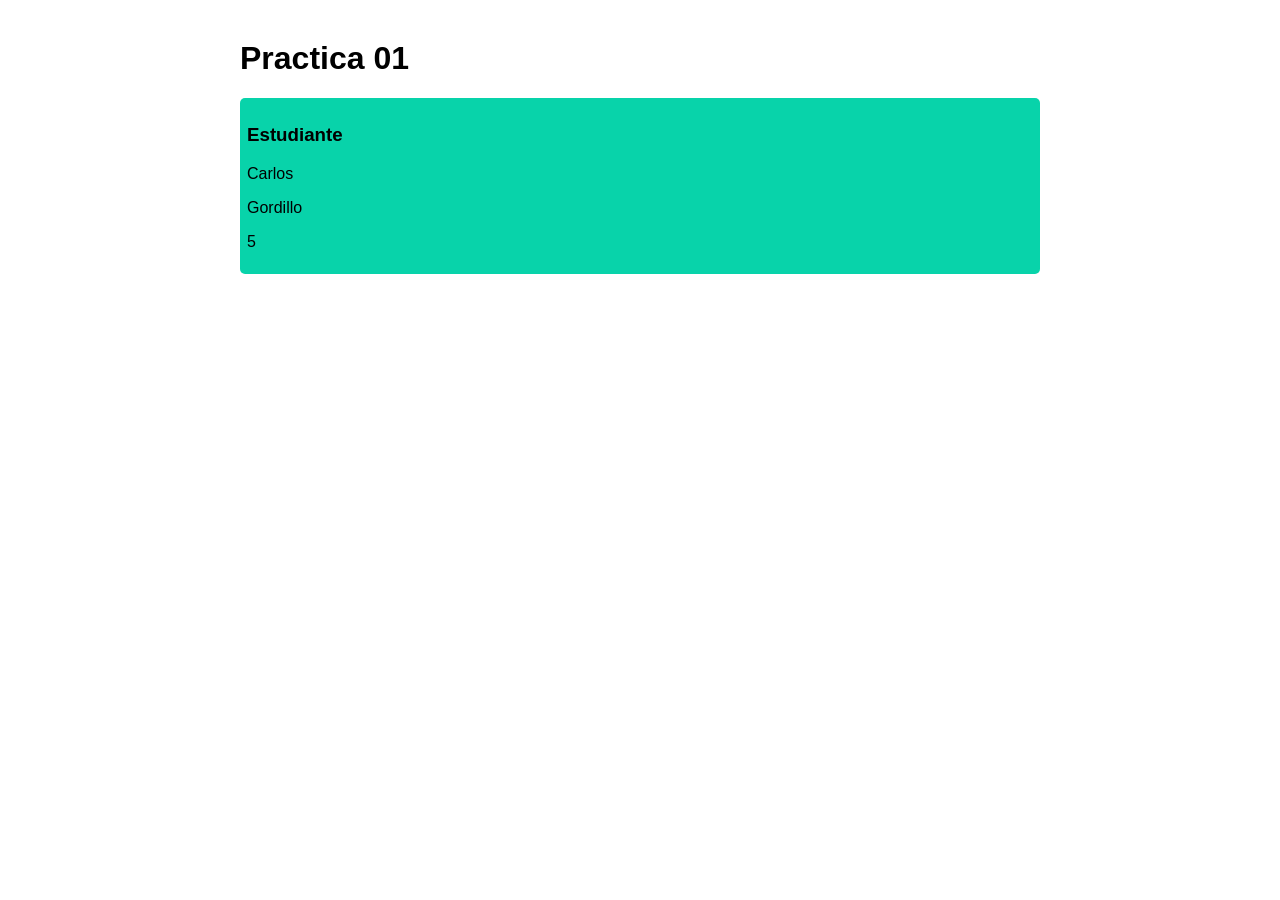
<file: 01_sintaxis/index.html>
<!DOCTYPE html>
<html lang="en">
<head>
    <meta charset="UTF-8">
    <meta name="viewport" content="width=device-width, initial-scale=1.0">
    <title>01-Sintaxis</title>
    <script src="js/app.js" defer></script>
    <link rel="stylesheet" href="scc/styles.css">
</head>
<body>
    <h1>Practica 01</h1>
    <section id="info">
        <div class="card">
            <h3>Estudiante</h3>
            <p id="nombre"></p>
            <p id="apellido"></p>
            <p id="ciclo"></p>
        </div>
    </section>
</body>
</html>
</file>
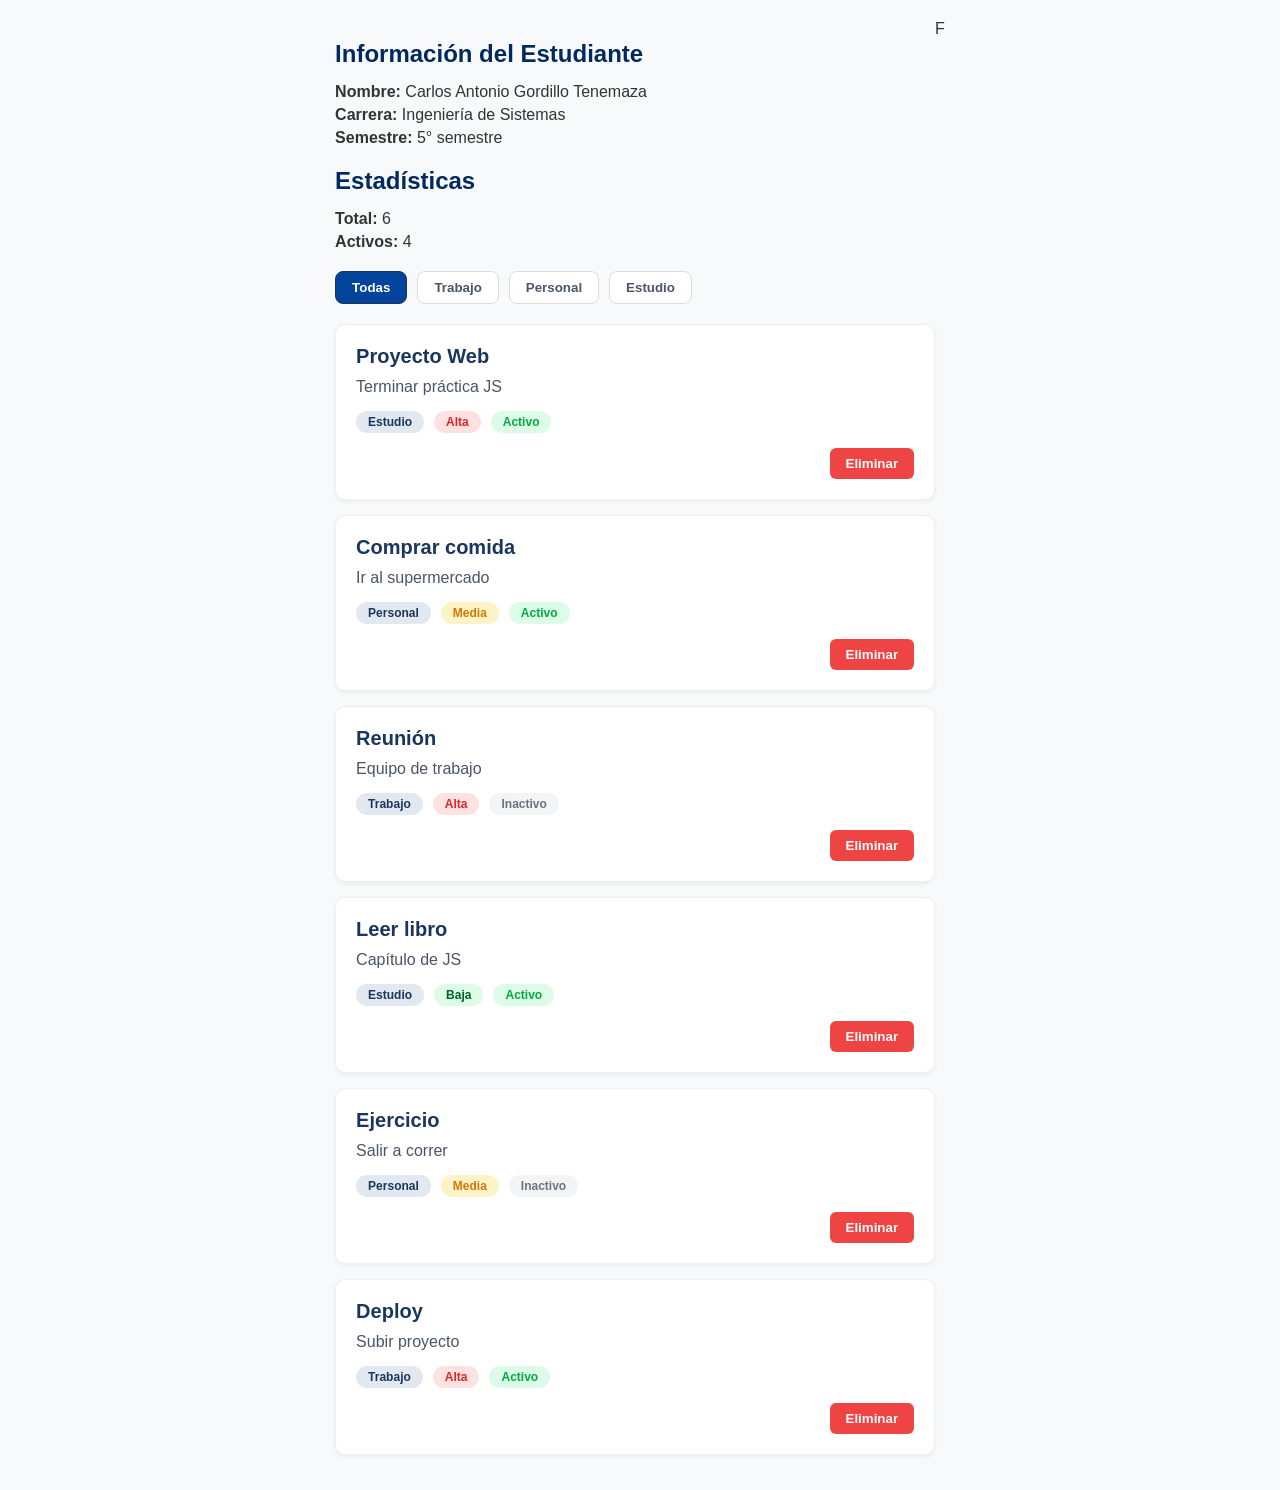
<file: 02_dom_basico/index.html>
<!DOCTYPE html>
<html lang="es">
<head>
    <meta charset="UTF-8">
    <meta name="viewport" content="width=device-width, initial-scale=1.0">
    <title>Practica 02</title>
    <link rel="stylesheet" href="css/styles.css">
</head>
<body>
    <div id="app">
        <div class="info-estudiante">
            <h2>Información del Estudiante</h2>
            <p><strong>Nombre:</strong> <span id="estudiante-nombre"></span></p>
            <p><strong>Carrera:</strong> <span id="estudiante-carrera"></span></p>
            <p><strong>Semestre:</strong> <span id="estudiante-semestre"></span></p>
        </div>

        <div class="estadisticas">
            <h2>Estadísticas</h2>
            <p><strong>Total:</strong> <span id="total-elementos"></span></p>
            <p><strong>Activos:</strong> <span id="elementos-activos"></span></p>
        </div>

        <div class="filtros">
            <button class="btn-filtro btn-filtro-activo" data-categoria="todas">Todas</button>
            <button class="btn-filtro" data-categoria="Trabajo">Trabajo</button>
            <button class="btn-filtro" data-categoria="Personal">Personal</button>
            <button class="btn-filtro" data-categoria="Estudio">Estudio</button>
        </div>

        <div id="contenedor-lista">
            <!-- Las tarjetas se insertarán aquí -->
            </div>
    </div>

    <script src="js/app.js"></script>
</body>
</html>F
</file>
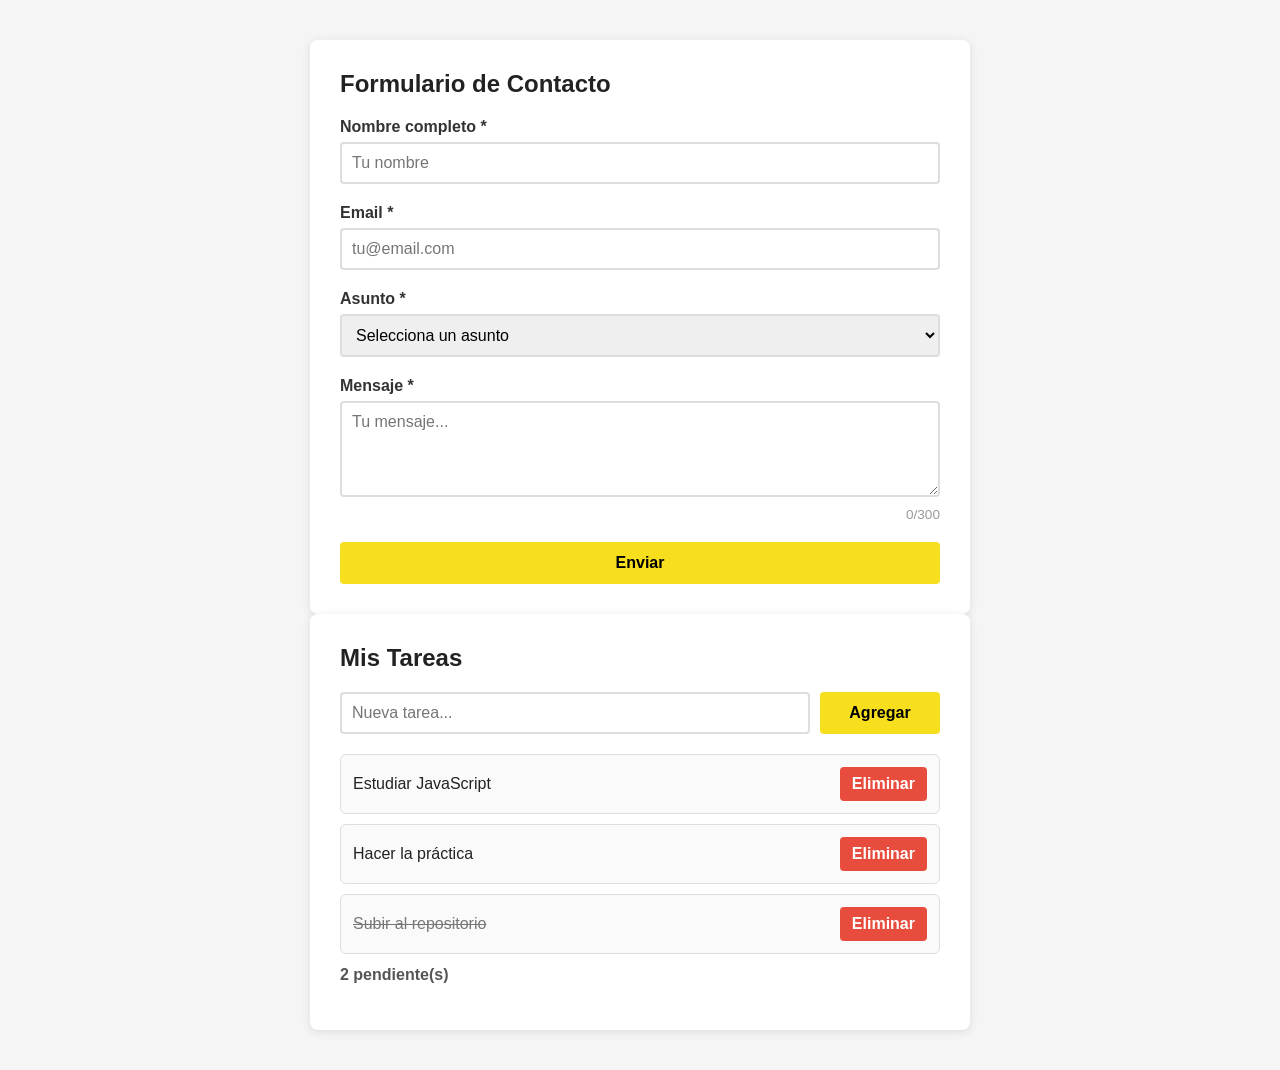
<file: 03_eventos/index.html>
<!DOCTYPE html>
<html lang="es">
<head>
    <meta charset="UTF-8">
    <meta name="viewport" content="width=device-width, initial-scale=1.0">
    <title>Practica 03</title>
    <link rel="stylesheet" href="css/styles.css">

  </head>
<body>

    <section class="container">
      <h1>Formulario de Contacto</h1>

      <form id="formulario" novalidate>
        <div class="form-group">
          <label for="nombre">Nombre completo *</label>
          <input type="text" id="nombre" placeholder="Tu nombre">
          <p class="error-msg" id="error-nombre">El nombre es obligatorio y debe tener al menos 3 caracteres</p>
        </div>

        <div class="form-group">
          <label for="email">Email *</label>
          <input type="email" id="email" placeholder="tu@email.com">
          <p class="error-msg" id="error-email">Ingresa un email válido</p>
        </div>

        <div class="form-group">
          <label for="asunto">Asunto *</label>
          <select id="asunto">
            <option value="">Selecciona un asunto</option>
            <option value="consulta">Consulta general</option>
            <option value="soporte">Soporte técnico</option>
            <option value="sugerencia">Sugerencia</option>
          </select>
          <p class="error-msg" id="error-asunto">Selecciona un asunto</p>
        </div>

        <div class="form-group">
          <label for="mensaje">Mensaje *</label>
          <textarea id="mensaje" rows="4" maxlength="300" placeholder="Tu mensaje..."></textarea>
          <p class="char-count"><span id="chars">0</span>/300</p>
          <p class="error-msg" id="error-mensaje">El mensaje debe tener al menos 10 caracteres</p>
        </div>

        <button type="submit">Enviar</button>
      </form>

      <div id="resultado"></div>
    </section>

    <section class="container">
      <h2>Mis Tareas</h2>

      <div class="input-group">
        <input type="text" id="nueva-tarea" placeholder="Nueva tarea...">
        <button type="button" id="btn-agregar" data-action="agregar">Agregar</button>
      </div>

      <ul id="lista-tareas"></ul>
      <p id="contador-tareas">0 pendiente(s)</p>
    </section>

    <script src="js/app.js"></script>
</body>
</html>
</file>
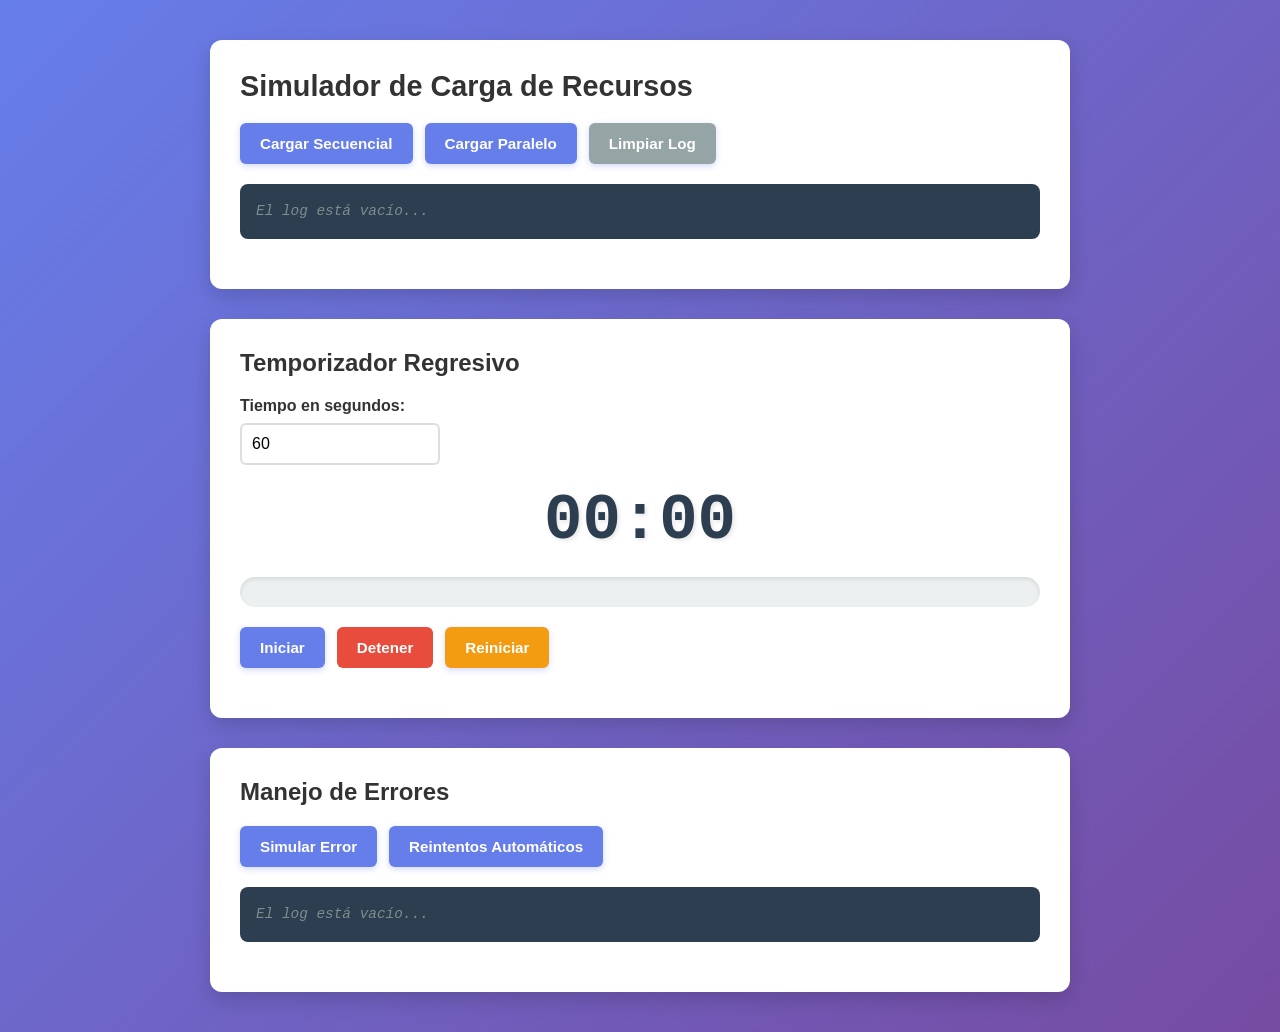
<file: 05_asincronia/index.html>
<!DOCTYPE html>
<html lang="es">
<head>
  <meta charset="UTF-8">
  <meta name="viewport" content="width=device-width, initial-scale=1.0">
  <title>Práctica 5 - Asincronía</title>
  <link rel="stylesheet" href="css/styles.css">
</head>
<body>
  <main class="page">
    <!-- SECCIÓN 1: CARGA SECUENCIAL VS PARALELA -->
    <section class="container">
      <h1>Simulador de Carga de Recursos</h1>
      
      <div class="button-group">
        <button type="button" id="btn-secuencial">Cargar Secuencial</button>
        <button type="button" id="btn-paralelo">Cargar Paralelo</button>
        <button type="button" id="btn-limpiar">Limpiar Log</button>
      </div>

      <div id="log" class="log"></div>
      
      <div id="resultados" class="resultados"></div>
    </section>

    <!-- SECCIÓN 2: TEMPORIZADOR -->
    <section class="container">
      <h2>Temporizador Regresivo</h2>

      <div class="form-group">
        <label for="input-tiempo">Tiempo en segundos:</label>
        <input type="number" id="input-tiempo" value="60" min="1" max="600">
      </div>

      <div id="display" class="display">00:00</div>

      <div class="progress-container">
        <div id="barra-progreso" class="progress-bar"></div>
      </div>

      <div class="button-group">
        <button type="button" id="btn-iniciar">Iniciar</button>
        <button type="button" id="btn-detener">Detener</button>
        <button type="button" id="btn-reiniciar">Reiniciar</button>
      </div>
    </section>

    <!-- SECCIÓN 3: MANEJO DE ERRORES -->
    <section class="container">
      <h2>Manejo de Errores</h2>

      <div class="button-group">
        <button type="button" id="btn-error">Simular Error</button>
        <button type="button" id="btn-reintentos">Reintentos Automáticos</button>
      </div>

      <div id="log-errores" class="log"></div>
    </section>
  </main>

  <script defer src="js/app.js"></script>
</body>
</html>
</file>
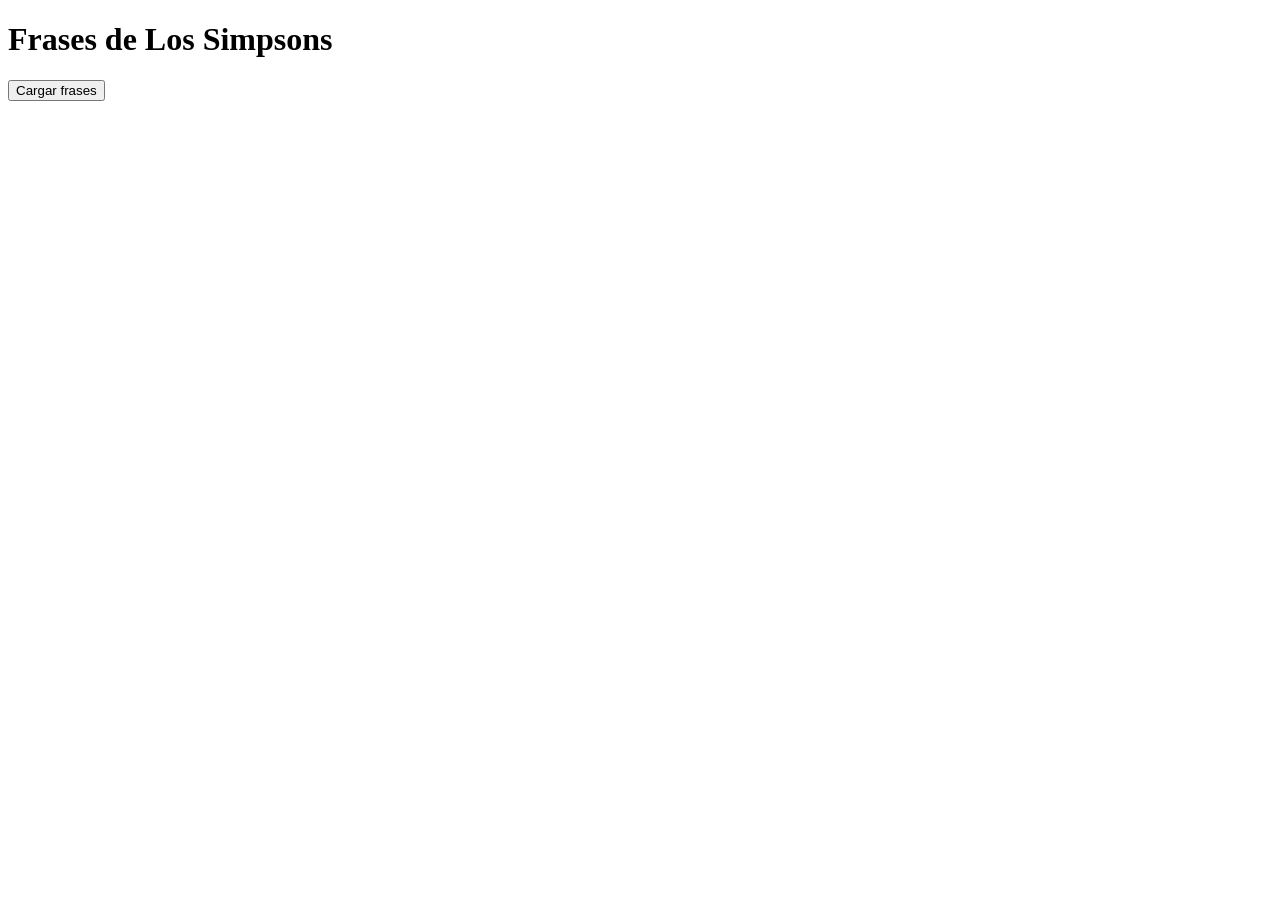
<file: 06_ejemplo/index.html>
<!DOCTYPE html>
<html lang="es">
<head>
    <meta charset="UTF-8">
    <title>Fetch Simpsons</title>
    <link rel="stylesheet" href="styles.css">
</head>
<body>

    <h1>Frases de Los Simpsons</h1>

    <button id="btn-cargar">Cargar frases</button>

    <div id="loading" class="loading oculto">Cargando...</div>

    <div id="contenedor"></div>

    <script src="app.js"></script>
</body>
</html>
</file>
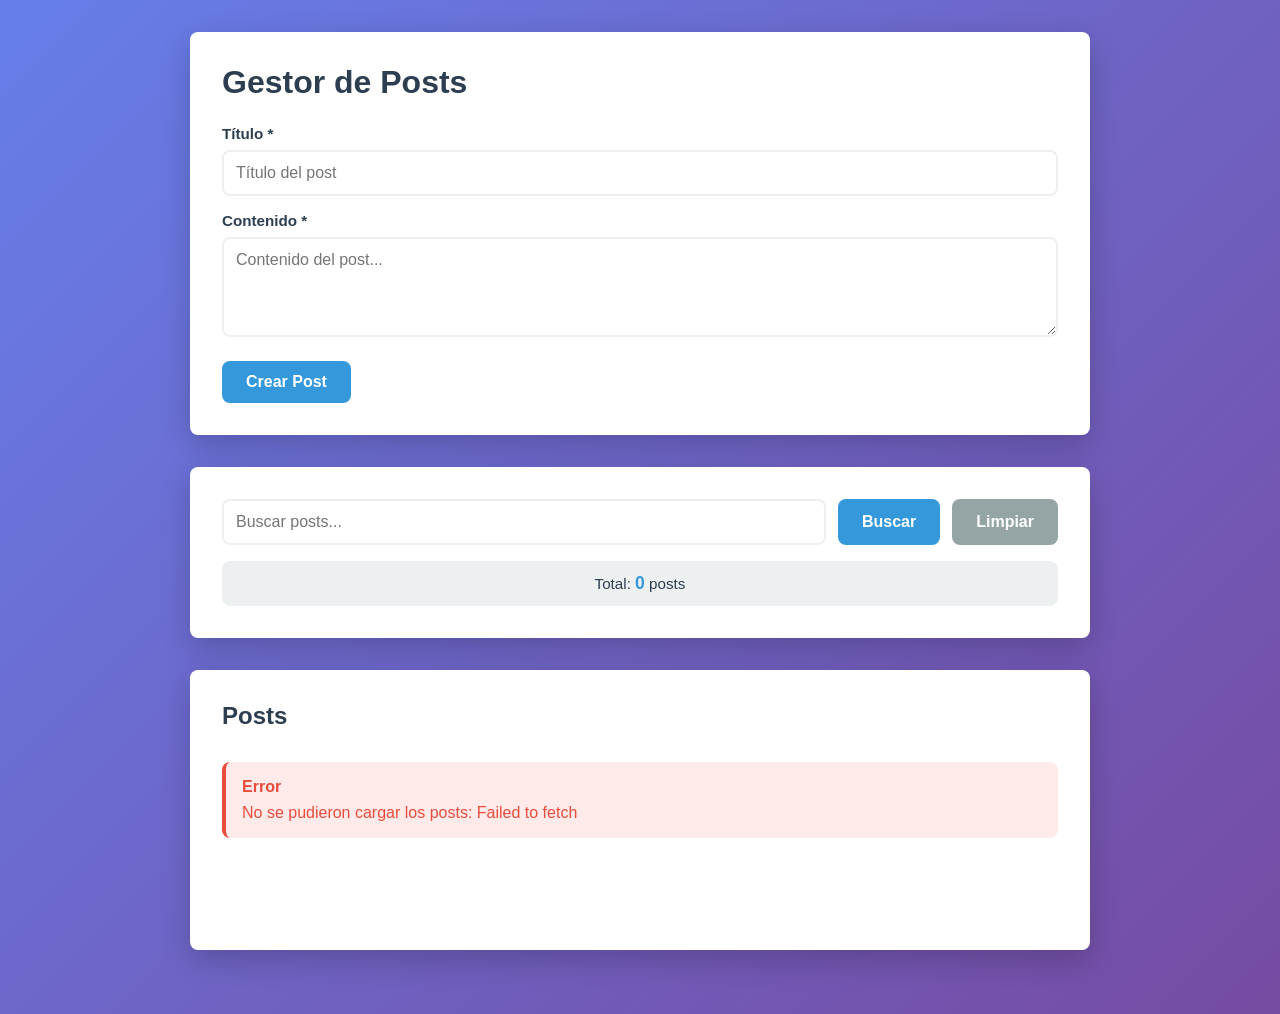
<file: 06_fetch_api/index.html>
<!DOCTYPE html>
<html lang="es">
<head>
    <meta charset="UTF-8">
    <meta name="viewport" content="width=device-width, initial-scale=1.0">
    <title>Práctica 6 - Fetch API</title>
    <link rel="stylesheet" href="css/styles.css">
</head>
<body>
    <main class="page">
    <!-- SECCIÓN 1: FORMULARIO -->
    <section class="container">
        <h1>Gestor de Posts</h1>
        <form id="form-post" class="form-post">
        <input type="hidden" id="post-id">
        
        <div class="form-group">
          <label for="titulo">Título *</label>
            <input type="text" id="titulo" placeholder="Título del post" required>
        </div>

        <div class="form-group">
          <label for="contenido">Contenido *</label>
            <textarea id="contenido" rows="4" placeholder="Contenido del post..." required></textarea>
        </div>

        <div class="form-actions">
            <button type="submit" id="btn-submit">Crear Post</button>
            <button type="button" id="btn-cancelar" class="btn-secondary" style="display: none;">Cancelar</button>
        </div>
        </form>
    </section>

    <!-- SECCIÓN 2: FILTROS Y BÚSQUEDA -->
    <section class="container">
        <div class="search-bar">
        <input type="search" id="input-buscar" placeholder="Buscar posts...">
        <button type="button" id="btn-buscar">Buscar</button>
        <button type="button" id="btn-limpiar" class="btn-secondary">Limpiar</button>
        </div>
        <div class="stats">
        <p id="contador">Total: <strong>0</strong> posts</p>
        </div>
    </section>

    <!-- SECCIÓN 3: LISTA DE POSTS -->
    <section class="container">
        <h2>Posts</h2>
        <div iv id="lista-posts" class="lista-posts">
            
        <!-- Los posts se renderizan aquí dinámicamente -->
        </div>

        <div id="mensaje-estado" class="mensaje-estado"></div>
    </section>
    </main>

    <script defer src="js/apiService.js"></script>
    <script defer src="js/components.js"></script>
    <script defer src="js/app.js"></script>
</body>
</html>
</file>
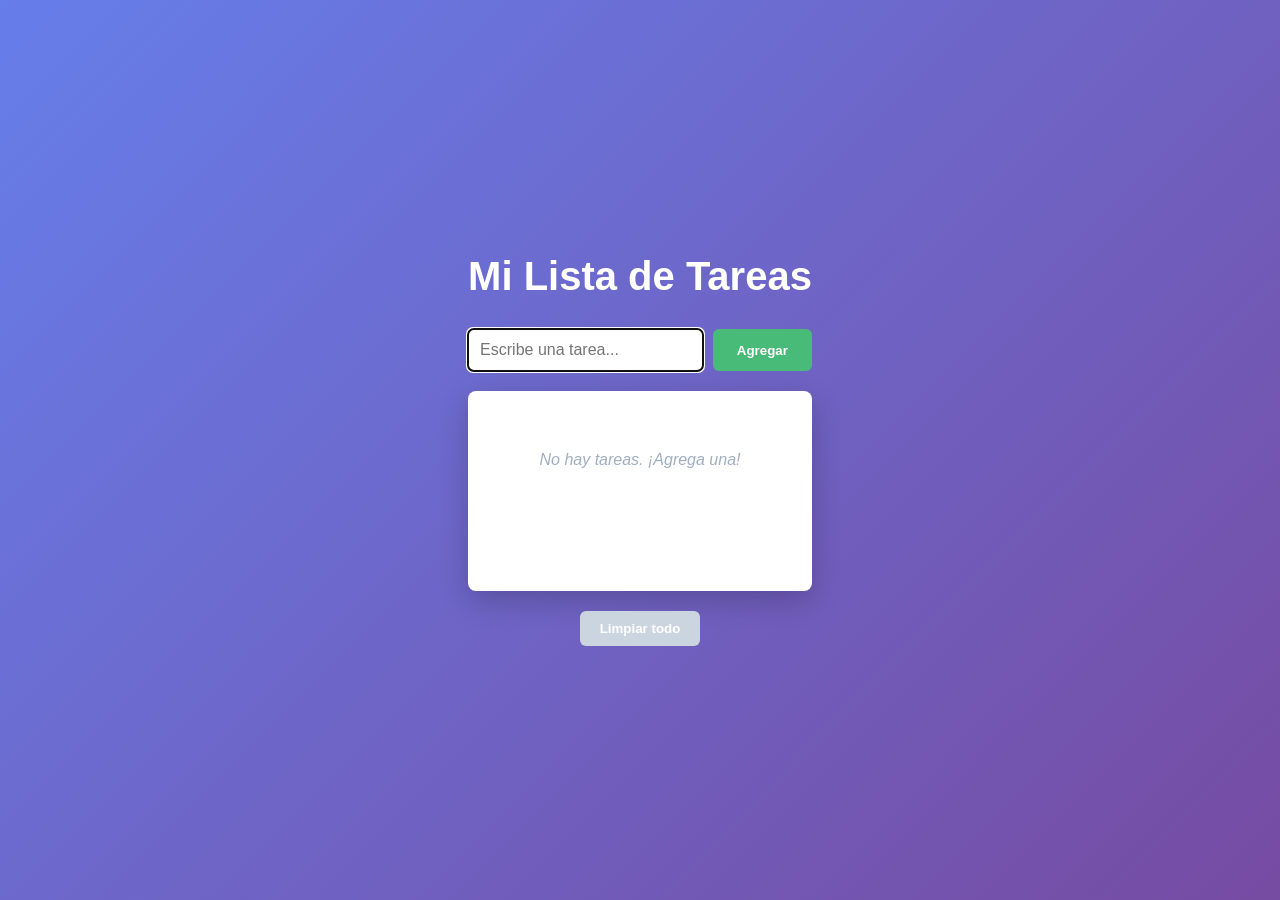
<file: 07_ejemplo/index.html>
<!DOCTYPE html>
<html lang="es">
<head>
  <meta charset="UTF-8">
  <title>Web Storage - Lista de Tareas</title>
  <link rel="stylesheet" href="css/styles.css">
</head>
<body>

  <main>
    <h1>Mi Lista de Tareas</h1>

    <div class="formulario">
      <input 
        type="text" 
        id="input-tarea" 
        placeholder="Escribe una tarea..."
        autocomplete="off"
      >
      <button id="btn-agregar">Agregar</button>
    </div>

    <div id="lista-tareas" class="lista-tareas"></div>

    <button id="btn-limpiar" class="btn-limpiar">Limpiar todo</button>
  </main>

  <script src="js/app.js"></script>
</body>
</html>
</file>
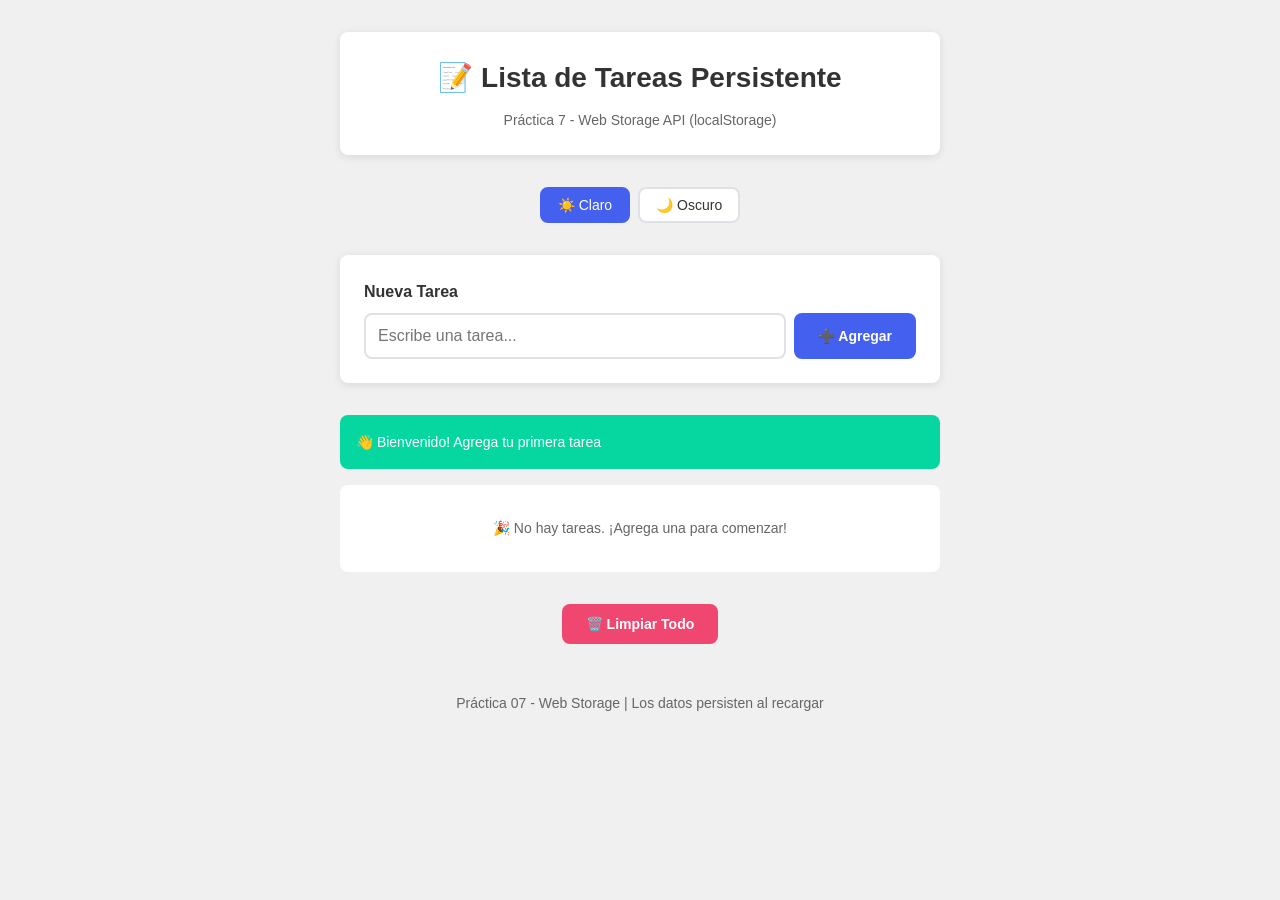
<file: 07_storage/index.html>
<!DOCTYPE html>
<html lang="es">
<head>
  <meta charset="UTF-8">
  <meta name="viewport" content="width=device-width, initial-scale=1.0">
  <title>Práctica 07 - Web Storage | Lista de Tareas</title>
  <link rel="stylesheet" href="css/styles.css">
</head>
<body>
  <div class="container">
    <!-- Header -->
    <header class="header">
      <h1 class="header__title">📝 Lista de Tareas Persistente</h1>
      <p class="header__subtitle">Práctica 7 - Web Storage API (localStorage)</p>
    </header>

    <!-- Selector de tema simple -->
    <section class="theme-selector">
      <button class="theme-btn theme-btn--active" data-theme="claro">☀️ Claro</button>
      <button class="theme-btn" data-theme="oscuro">🌙 Oscuro</button>
    </section>

    <!-- Formulario para crear tarea -->
    <section class="form-section">
      <form class="task-form" id="form-tarea">
        <div class="form-group">
          <label for="input-tarea" class="form-label">Nueva Tarea</label>
          <div class="form-input-group">
            <input 
              type="text" 
              id="input-tarea" 
              class="form-input" 
              placeholder="Escribe una tarea..." 
              maxlength="100"
              required
              autocomplete="off"
            >
            <button type="submit" class="btn btn--primary">
              ➕ Agregar
            </button>
          </div>
        </div>
      </form>
    </section>

    <!-- Mensaje de estado -->
    <div id="mensaje-estado" class="mensaje oculto"></div>

    <!-- Lista de tareas -->
    <section class="tasks-section">
      <ul class="tasks-list" id="lista-tareas">
        <!-- Las tareas se renderizan aquí -->
      </ul>
    </section>

    <!-- Botón limpiar todo -->
    <section class="actions">
      <button class="btn btn--danger" id="btn-limpiar">
        🗑️ Limpiar Todo
      </button>
    </section>

    <!-- Footer -->
    <footer class="footer">
      <p>Práctica 07 - Web Storage | Los datos persisten al recargar</p>
    </footer>
  </div>

  <!-- Scripts -->
  <script src="js/storage.js"></script>
  <script src="js/app.js"></script>
</body>
</html>
</file>
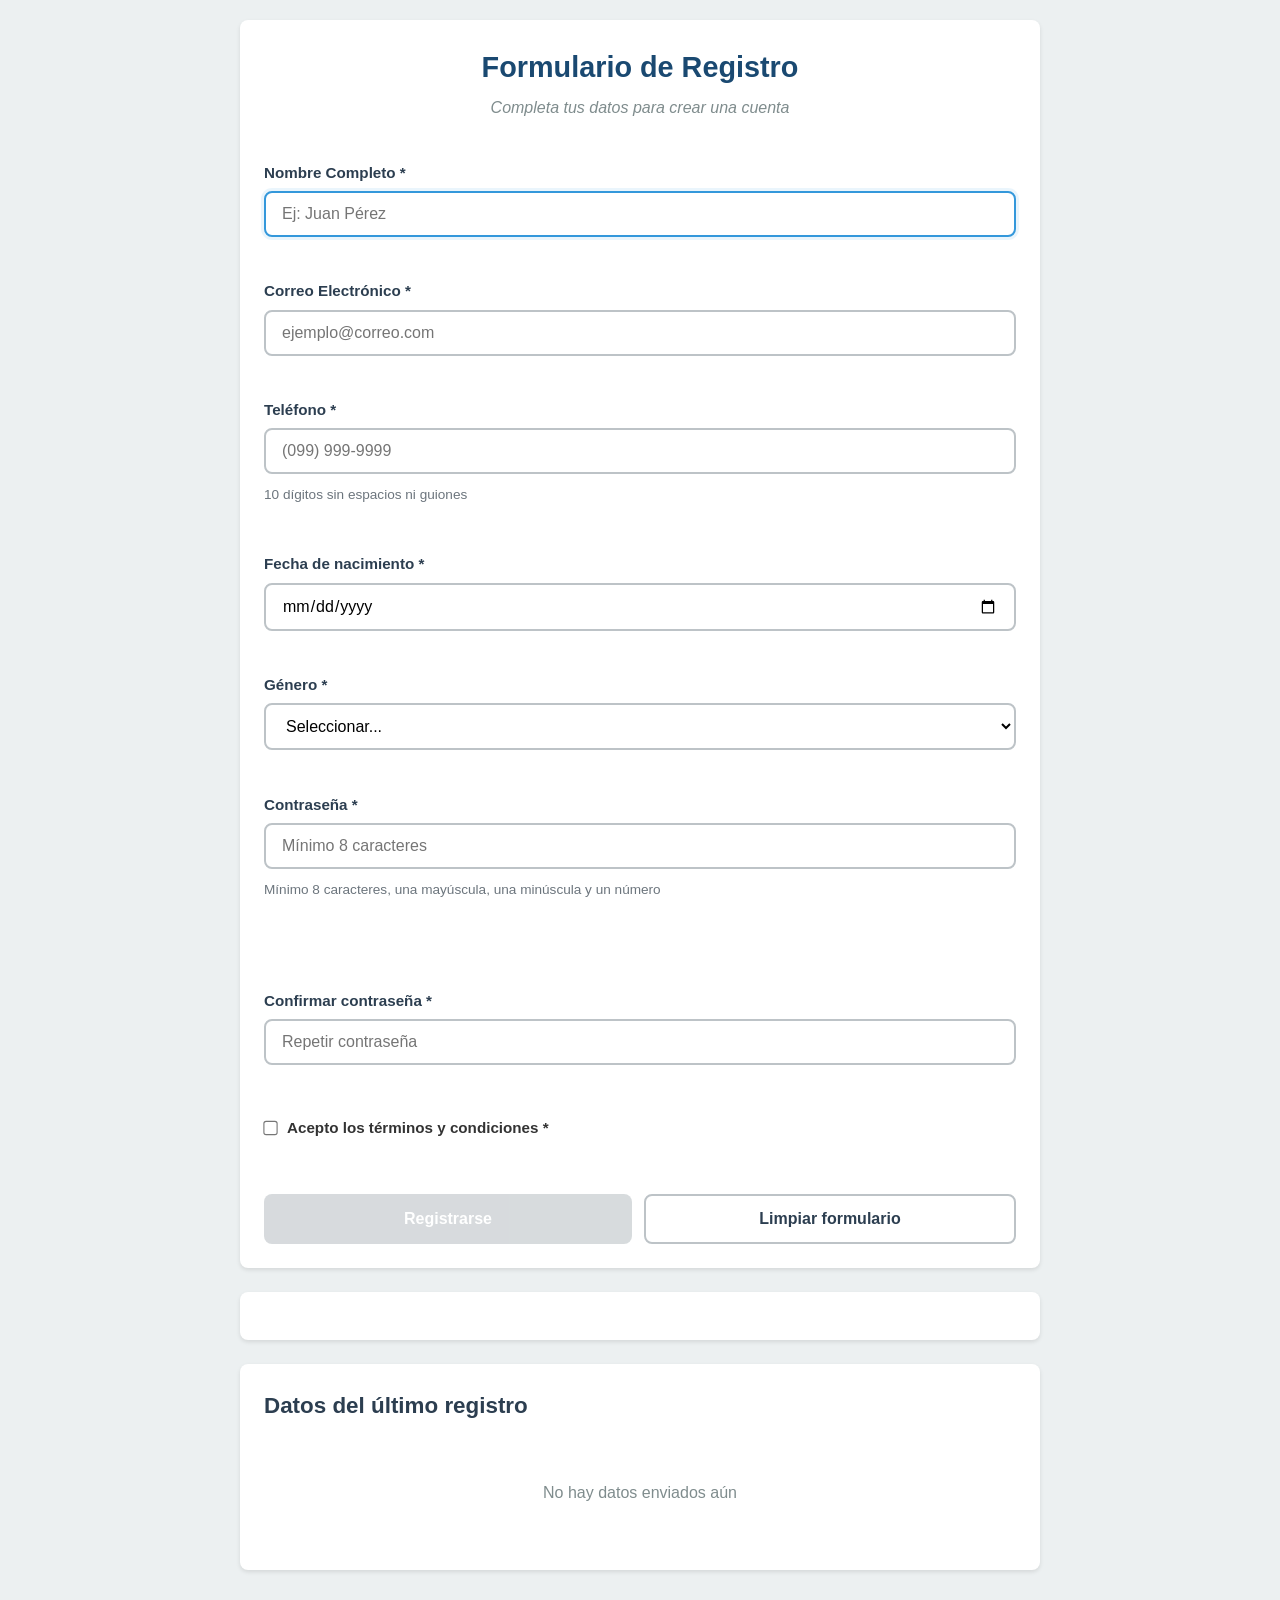
<file: 08_formularios_validacion/index.html>
<!DOCTYPE html>
<html lang="es">
<head>
  <meta charset="UTF-8">
  <meta name="viewport" content="width=device-width, initial-scale=1.0">
  <title>Práctica 8 - Formularios y Validación</title>
  <link rel="stylesheet" href="css/styles.css">
</head>
<body>
  <main class="page">
    <section class="container">
  <h1 class="titulo-principal" style="text-align: center; color: #1a4971; margin-bottom: 0px; padding-bottom: 5px;">
    Formulario de Registro
  </h1>
  
  <p class="subtitulo" style="text-align: center; color: #7f8c8d; margin-top: 0px; margin-bottom: 40px; font-style: italic;">
    Completa tus datos para crear una cuenta
  </p>
  
  <form id="form-registro" class="form-registro" novalidate>
    <div class="form-group">
      <label for="nombre">Nombre Completo *</label>
    
    <input 
            type="text" 
            id="nombre" 
            name="nombre" 
            placeholder="Ej: Juan Pérez" 
            required 
            minlength="3"
            maxlength="50">
          <div class="error-mensaje"></div>
        </div>

        <div class="form-group">
          <label for="email">Correo Electrónico *</label>
          <input 
            type="email" 
            id="email" 
            name="email" 
            placeholder="ejemplo@correo.com" 
            required>
          <div class="error-mensaje"></div>
        </div>

        <div class="form-group">
          <label for="telefono">Teléfono *</label>
          <input 
            type="tel" 
            id="telefono" 
            name="telefono" 
            placeholder="(099) 999-9999" 
            required
            pattern="[0-9]{10}">
          <small class="help-text" style="display: block; margin-top: 4px; margin-bottom: 4px; color: #6c757d; font-size: 0.85em;">
            10 dígitos sin espacios ni guiones
          </small>
          <div class="error-mensaje"></div>
        </div>

        <div class="form-group">
          <label for="fecha_nacimiento">Fecha de nacimiento *</label>
          <input 
            type="date" 
            id="fecha_nacimiento" 
            name="fecha_nacimiento" 
            required>
          <div class="error-mensaje"></div>
        </div>

        <div class="form-group">
          <label for="genero">Género *</label>
          <select id="genero" name="genero" required>
            <option value="">Seleccionar...</option>
            <option value="masculino">Masculino</option>
            <option value="femenino">Femenino</option>
            <option value="otro">Otro</option>
            <option value="prefiero_no_decir">Prefiero no decir</option>
          </select>
          <div class="error-mensaje"></div>
        </div>

        <div class="form-group">
          <label for="password">Contraseña *</label>
          <input 
            type="password" 
            id="password" 
            name="password" 
            placeholder="Mínimo 8 caracteres" 
            required 
            minlength="8">
          <small class="help-text" style="display: block; margin-top: 4px; margin-bottom: 4px; color: #6c757d; font-size: 0.85em;">
            Mínimo 8 caracteres, una mayúscula, una minúscula y un número
          </small>
          <div class="password-strength" id="password-strength"></div>
          <div class="error-mensaje"></div>
        </div>

        <div class="form-group">
          <label for="confirmar_password">Confirmar contraseña *</label>
          <input 
            type="password" 
            id="confirmar_password" 
            name="confirmar_password" 
            placeholder="Repetir contraseña" 
            required>
          <div class="error-mensaje"></div>
        </div>

        <div class="form-group form-group-checkbox">
          <label class="checkbox-label" style="display: flex; align-items: center; justify-content: flex-start; gap: 10px; cursor: pointer; text-align: left;">
            <input 
              type="checkbox" 
              id="terminos" 
              name="terminos" 
              required
              style="margin: 0; width: auto; transform: scale(1.1);">
            <span style="font-weight: bold; color: #333;">Acepto los términos y condiciones *</span>
          </label>
          <div class="error-mensaje"></div>
        </div>

        <div class="form-actions">
          <button type="submit" id="btn-enviar" class="btn-submit">
            Registrarse
          </button>
          <button type="button" id="btn-limpiar" class="btn-secondary">
            Limpiar formulario
          </button>
        </div>
      </form>
    </section>

    <section class="container">
      <div id="mensaje-estado" class="mensaje-estado oculto"></div>
    </section>

    <section class="container">
      <h2>Datos del último registro</h2>
      <div id="resultado-registro" class="resultado-vacio">
        <p>No hay datos enviados aún</p>
      </div>
    </section>
  </main>

  <script defer src="js/validacion.js"></script>
  <script defer src="js/components.js"></script>
  <script defer src="js/app.js"></script>
</body>
</html>
</file>
<file: 01_sintaxis/scc/styles.css>
body {
    font-family: 'Segoe UI', Tahoma, Geneva, Verdana, sans-serif;
    max-width: 800px;
    margin: 40px auto;
}

.card {
    background: #08d3aa;
    padding: 7px;
    margin: 9px 0;
    border-radius: 5px;
}
</file>
<file: 02_dom_basico/css/styles.css>
body {
    font-family: -apple-system, BlinkMacSystemFont, "Segoe UI", Roboto, Helvetica, Arial, sans-serif;
    background-color: #f8f9fa;
    color: #333;
    margin: 0;
    padding: 20px;
    display: flex;
    justify-content: center;
}

#app {
    width: 100%;
    max-width: 600px;
}

h2 {
    color: #02295f;
    margin-bottom: 15px;
}

.info-estudiante, .estadisticas {
    margin-bottom: 20px;
}

.info-estudiante p, .estadisticas p {
    margin: 5px 0;
    font-size: 16px;
}

.filtros {
    display: flex;
    gap: 10px;
    margin-bottom: 20px;
}

.btn-filtro {
    background-color: #fff;
    border: 1px solid #ddd;
    padding: 8px 16px;
    border-radius: 8px;
    cursor: pointer;
    font-weight: bold;
    color: #4a5568;
    transition: all 0.2s ease;
}

.btn-filtro:hover {
    background-color: #f1f5f9;
}

.btn-filtro-activo {
    background-color: #04439b;
    color: white;
    border-color: #1a365d;
}

.btn-filtro-activo:hover {
    background-color: #2a4365;
}

.card {
    background-color: white;
    border-radius: 10px;
    padding: 20px;
    margin-bottom: 15px;
    box-shadow: 0 2px 4px rgba(0,0,0,0.05);
    border: 1px solid #eee;
}

.card h3 {
    color: #1a365d;
    margin: 0 0 10px 0;
    font-size: 20px;
}

.card p {
    color: #4a5568;
    margin: 0 0 15px 0;
}

.badges {
    display: flex;
    gap: 10px;
    margin-bottom: 15px;
}

.badge {
    padding: 4px 12px;
    border-radius: 15px;
    font-size: 12px;
    font-weight: bold;
}

.badge-categoria { background-color: #e2e8f0; color: #1a365d; }
.prioridad-alta { background-color: #fee2e2; color: #dc2626; }
.prioridad-media { background-color: #fef3c7; color: #d97706; }
.prioridad-baja { background-color: #dcfce7; color: #016024; }
.estado-activo { background-color: #dcfce7; color: #05a741; }
.estado-inactivo { background-color: #f3f4f6; color: #6b7280; }

.card-actions {
    display: flex;
    justify-content: flex-end;
}

.btn-eliminar {
    background-color: #ef4444;
    color: white;
    border: none;
    padding: 8px 16px;
    border-radius: 6px;
    cursor: pointer;
    font-weight: bold;
    transition: background-color 0.2s;
}

.btn-eliminar:hover {
    background-color: #dc2626;
}
</file>
<file: 03_eventos/css/styles.css>
* {
    box-sizing: border-box;
}

body {
    font-family: Arial, sans-serif;
    max-width: 700px;
    margin: 40px auto;
    padding: 0 20px;
    background: #f5f5f5;
    color: #222;
}

.page {
    display: flex;
    flex-direction: column;
    gap: 24px;
}

.container {
    background: #ffffff;
    padding: 30px;
    border-radius: 8px;
    box-shadow: 0 2px 10px rgba(0, 0, 0, 0.1);
}

h1,
h2 {
    margin-top: 0;
    margin-bottom: 20px;
}

.form-group {
    margin-bottom: 20px;
}

label {
    display: block;
    margin-bottom: 6px;
    font-weight: bold;
    color: #333;
}

input,
select,
textarea,
button {
    font: inherit;
}

input,
select,
textarea {
    width: 100%;
    padding: 10px;
    border: 2px solid #ddd;
    border-radius: 4px;
    transition: border-color 0.2s ease, box-shadow 0.2s ease;
}

input:focus,
select:focus,
textarea:focus {
    border-color: #f7df1e;
    outline: none;
    box-shadow: 0 0 0 3px rgba(247, 223, 30, 0.2);
}

.error {
    border-color: #e74c3c !important;
}

.error-msg {
    display: none;
    margin-top: 6px;
    margin-bottom: 0;
    color: #e74c3c;
    font-size: 0.85rem;
}

.error-msg.visible {
    display: block;
}

.char-count {
    text-align: right;
    color: #999;
    font-size: 0.85rem;
    margin-top: 6px;
    margin-bottom: 0;
}

button {
    border: none;
    border-radius: 4px;
    padding: 12px 16px;
    background: #f7df1e;
    cursor: pointer;
    font-weight: bold;
    transition: background 0.2s ease, transform 0.2s ease;
}

button:hover {
    background: #e6cf1a;
}

button:active {
    transform: scale(0.98);
}

form button[type="submit"] {
    width: 100%;
}

#resultado {
    display: none;
    margin-top: 20px;
    padding: 15px;
    background: #e8f5e9;
    border-radius: 4px;
    border: 1px solid #c8e6c9;
}

#resultado.visible {
    display: block;
}

#resultado strong {
    display: block;
    margin-bottom: 10px;
}

#resultado p {
    margin: 6px 0;
}

.input-group {
    display: flex;
    gap: 10px;
    margin-bottom: 20px;
}

.input-group input {
    flex: 1;
}

#btn-agregar {
    min-width: 120px;
}

#lista-tareas {
    list-style: none;
    padding: 0;
    margin: 0;
}

.tarea-item {
    display: flex;
    align-items: center;
    justify-content: space-between;
    gap: 10px;
    padding: 12px;
    border: 1px solid #ddd;
    border-radius: 6px;
    background: #fafafa;
    margin-bottom: 10px;
}

.tarea-texto {
    flex: 1;
    cursor: pointer;
}

.tarea-item.completada .tarea-texto {
    text-decoration: line-through;
    color: #777;
}

.btn-eliminar {
    background: #e74c3c;
    color: #fff;
    padding: 8px 12px;
}

.btn-eliminar:hover {
    background: #cf3f31;
}

.estado-vacio {
    padding: 14px;
    border: 1px dashed #bbb;
    border-radius: 6px;
    text-align: center;
    color: #666;
    background: #fcfcfc;
}

#contador-tareas {
    margin-top: 12px;
    color: #555;
    font-weight: bold;
}

@media (max-width: 600px) {
    body {
        margin: 20px auto;
        padding: 0 12px;
    }

    .container {
        padding: 20px;
    }

    .input-group {
        flex-direction: column;
    }

    #btn-agregar {
        width: 100%;
    }

    .tarea-item {
        flex-direction: column;
        align-items: stretch;
    }

    .btn-eliminar {
        width: 100%;
    }
}
</file>
<file: 05_asincronia/css/styles.css>
* {
    box-sizing: border-box;
}

body {
    font-family: 'Segoe UI', Tahoma, Geneva, Verdana, sans-serif;
    max-width: 900px;
    margin: 40px auto;
    padding: 0 20px;
    background: linear-gradient(135deg, #667eea 0%, #764ba2 100%);
    color: #222;
    min-height: 100vh;
}

.page {
    display: flex;
    flex-direction: column;
    gap: 30px;
}

.container {
    background: #ffffff;
    padding: 30px;
    border-radius: 12px;
    box-shadow: 0 8px 20px rgba(0, 0, 0, 0.15);
}

h1,
h2 {
    margin-top: 0;
    margin-bottom: 20px;
    color: #333;
}

h1 {
    font-size: 1.8rem;
}

h2 {
    font-size: 1.5rem;
}

/* Botones */
.button-group {
    display: flex;
    gap: 12px;
    margin-bottom: 20px;
    flex-wrap: wrap;
}

button {
    border: none;
    border-radius: 6px;
    padding: 12px 20px;
    background: #667eea;
    color: white;
    cursor: pointer;
    font-weight: 600;
    font-size: 0.95rem;
    transition: all 0.3s ease;
    box-shadow: 0 2px 6px rgba(102, 126, 234, 0.3);
}

button:hover {
    background: #5568d3;
    transform: translateY(-2px);
    box-shadow: 0 4px 12px rgba(102, 126, 234, 0.4);
}

button:active {
    transform: translateY(0);
}

button:disabled {
    background: #ccc;
    cursor: not-allowed;
    transform: none;
    box-shadow: none;
}

#btn-limpiar {
    background: #95a5a6;
}

#btn-limpiar:hover {
    background: #7f8c8d;
}

#btn-detener {
    background: #e74c3c;
}

#btn-detener:hover {
    background: #c0392b;
}

#btn-reiniciar {
    background: #f39c12;
}

#btn-reiniciar:hover {
    background: #d68910;
}

/* Log */
.log {
    background: #2c3e50;
    color: #ecf0f1;
    padding: 16px;
    border-radius: 8px;
    font-family: 'Courier New', monospace;
    font-size: 0.9rem;
    max-height: 300px;
    overflow-y: auto;
    margin-bottom: 20px;
    line-height: 1.6;
}

.log:empty::before {
    content: 'El log está vacío...';
    color: #7f8c8d;
    font-style: italic;
}

.log-item {
    padding: 6px 0;
    border-bottom: 1px solid rgba(255, 255, 255, 0.1);
}

.log-item:last-child {
    border-bottom: none;
}

.log-info {
    color: #3498db;
}

.log-success {
    color: #2ecc71;
}

.log-error {
    color: #e74c3c;
}

.log-warning {
    color: #f39c12;
}

/* Resultados */
.resultados {
    display: none;
    background: #ecf0f1;
    padding: 16px;
    border-radius: 8px;
    border-left: 4px solid #667eea;
}

.resultados.visible {
    display: block;
}

.resultados h3 {
    margin-top: 0;
    margin-bottom: 12px;
    color: #2c3e50;
}

.resultados p {
    margin: 8px 0;
    color: #34495e;
    font-weight: 500;
}

/* Formulario */
.form-group {
    margin-bottom: 20px;
}

label {
    display: block;
    margin-bottom: 8px;
    font-weight: 600;
    color: #333;
}

input[type="number"] {
    width: 100%;
    max-width: 200px;
    padding: 10px;
    border: 2px solid #ddd;
    border-radius: 6px;
    font-size: 1rem;
    transition: border-color 0.3s ease;
}

input[type="number"]:focus {
    border-color: #667eea;
    outline: none;
    box-shadow: 0 0 0 3px rgba(102, 126, 234, 0.1);
}

/* Display del temporizador */
.display {
    font-size: 4rem;
    font-weight: 700;
    text-align: center;
    color: #2c3e50;
    margin: 20px 0;
    font-family: 'Courier New', monospace;
    text-shadow: 2px 2px 4px rgba(0, 0, 0, 0.1);
}

.display.alerta {
    color: #e74c3c;
    animation: pulso 0.5s ease-in-out infinite;
}

@keyframes pulso {

    0%,
    100% {
        transform: scale(1);
    }

    50% {
        transform: scale(1.05);
    }
}

/* Barra de progreso */
.progress-container {
    width: 100%;
    height: 30px;
    background: #ecf0f1;
    border-radius: 15px;
    overflow: hidden;
    margin-bottom: 20px;
    box-shadow: inset 0 2px 4px rgba(0, 0, 0, 0.1);
}

.progress-bar {
    height: 100%;
    width: 0%;
    background: linear-gradient(90deg, #667eea 0%, #764ba2 100%);
    transition: width 0.3s ease, background 0.3s ease;
    border-radius: 15px;
    box-shadow: 0 2px 6px rgba(102, 126, 234, 0.4);
}

.progress-bar.alerta {
    background: linear-gradient(90deg, #e74c3c 0%, #c0392b 100%);
}

/* Scrollbar personalizada para el log */
.log::-webkit-scrollbar {
    width: 8px;
}

.log::-webkit-scrollbar-track {
    background: #34495e;
    border-radius: 4px;
}

.log::-webkit-scrollbar-thumb {
    background: #667eea;
    border-radius: 4px;
}

.log::-webkit-scrollbar-thumb:hover {
    background: #5568d3;
}

/* Responsive */
@media (max-width: 600px) {
    body {
        margin: 20px auto;
    }

    .container {
        padding: 20px;
    }

    h1 {
        font-size: 1.5rem;
    }

    h2 {
        font-size: 1.3rem;
    }

    .display {
        font-size: 3rem;
    }

    button {
        padding: 10px 16px;
        font-size: 0.9rem;
    }

    .button-group {
        gap: 8px;
    }
}
</file>
<file: 06_ejemplo/styles.css>
.loading {
    font-weight: bold;
    color: blue;
    margin: 10px 0;
}

.oculto {
    display: none;
}

.card {
    display: flex;
    align-items: flex-start;
    gap: 16px;
    border: 1px solid #ccc;
    padding: 12px;
    margin: 12px 0;
    border-radius: 8px;
}

.card-imagen img {
    width: 100px;
    height: 100px;
    object-fit: cover;
    display: block;
    border-radius: 6px;
}

.card-contenido {
    display: flex;
    flex-direction: column;
    gap: 8px;
}

.card-contenido h3 {
    margin: 0;
}

.card-contenido p {
    margin: 0;
}
</file>
<file: 06_fetch_api/css/styles.css>
/* ===========================
   RESET Y VARIABLES
=========================== */

* {
    margin: 0;
    padding: 0;
    box-sizing: border-box;
}

:root {
    --primary: #3498db;
    --primary-dark: #2980b9;
    --success: #2ecc71;
    --danger: #e74c3c;
    --warning: #f39c12;
    --dark: #2c3e50;
    --gray: #95a5a6;
    --light: #ecf0f1;
    --white: #ffffff;
    --shadow: rgba(0, 0, 0, 0.1);
    --shadow-md: rgba(0, 0, 0, 0.15);
    --shadow-lg: rgba(0, 0, 0, 0.2);
    --radius: 8px;
    --transition: all 0.3s ease;
}

body {
    font-family: 'Segoe UI', Tahoma, Geneva, Verdana, sans-serif;
    background: linear-gradient(135deg, #667eea 0%, #764ba2 100%);
    min-height: 100vh;
    padding: 2rem 1rem;
    color: var(--dark);
}

.page {
    max-width: 900px;
    margin: 0 auto;
}

/* ===========================
   CONTENEDORES
=========================== */

.container {
    background: var(--white);
    border-radius: var(--radius);
    padding: 2rem;
    margin-bottom: 2rem;
    box-shadow: 0 10px 30px var(--shadow-lg);
}

h1 {
    color: var(--dark);
    margin-bottom: 1.5rem;
    font-size: 2rem;
}

h2 {
    color: var(--dark);
    margin-bottom: 1rem;
    font-size: 1.5rem;
}

/* ===========================
   FORMULARIO
=========================== */

.form-post {
    display: flex;
    flex-direction: column;
    gap: 1rem;
}

.form-group {
    display: flex;
    flex-direction: column;
    gap: 0.5rem;
}

.form-group label {
    font-weight: 600;
    color: var(--dark);
    font-size: 0.95rem;
}

.form-group input,
.form-group textarea {
    padding: 0.75rem;
    border: 2px solid var(--light);
    border-radius: var(--radius);
    font-size: 1rem;
    font-family: inherit;
    transition: var(--transition);
}

.form-group input:focus,
.form-group textarea:focus {
    outline: none;
    border-color: var(--primary);
    box-shadow: 0 0 0 3px rgba(52, 152, 219, 0.1);
}

.form-group textarea {
    resize: vertical;
    min-height: 100px;
}

.form-actions {
    display: flex;
    gap: 1rem;
    margin-top: 0.5rem;
}

button {
    padding: 0.75rem 1.5rem;
    border: none;
    border-radius: var(--radius);
    font-size: 1rem;
    font-weight: 600;
    cursor: pointer;
    transition: var(--transition);
    font-family: inherit;
}

button[type="submit"],
button:not(.btn-secondary):not(.btn-danger):not(.btn-editar):not(.btn-eliminar) {
    background: var(--primary);
    color: var(--white);
}

button[type="submit"]:hover {
    background: var(--primary-dark);
    transform: translateY(-2px);
    box-shadow: 0 4px 12px var(--shadow-md);
}

button[type="submit"]:active {
    transform: translateY(0);
}

button:disabled {
    opacity: 0.6;
    cursor: not-allowed;
    transform: none !important;
}

.btn-secondary {
    background: var(--gray);
    color: var(--white);
}

.btn-secondary:hover {
    background: #7f8c8d;
}

/* ===========================
   BÚSQUEDA Y FILTROS
=========================== */

.search-bar {
    display: flex;
    gap: 0.75rem;
    margin-bottom: 1rem;
}

.search-bar input {
    flex: 1;
    padding: 0.75rem;
    border: 2px solid var(--light);
    border-radius: var(--radius);
    font-size: 1rem;
}

.search-bar input:focus {
    outline: none;
    border-color: var(--primary);
    box-shadow: 0 0 0 3px rgba(52, 152, 219, 0.1);
}

.stats {
    padding: 0.75rem;
    background: var(--light);
    border-radius: var(--radius);
    text-align: center;
}

.stats p {
    margin: 0;
    color: var(--dark);
    font-size: 0.95rem;
}

.stats strong {
    color: var(--primary);
    font-size: 1.1rem;
}

/* ===========================
   LISTA DE POSTS
=========================== */

.lista-posts {
    display: grid;
    gap: 1.5rem;
}

.post-card {
    background: var(--white);
    border: 2px solid var(--light);
    border-radius: var(--radius);
    padding: 1.5rem;
    transition: var(--transition);
}

.post-card:hover {
    border-color: var(--primary);
    box-shadow: 0 4px 12px var(--shadow-md);
    transform: translateY(-2px);
}

.post-card-header {
    display: flex;
    justify-content: space-between;
    align-items: start;
    margin-bottom: 1rem;
    gap: 1rem;
}

.post-card-title {
    font-size: 1.25rem;
    color: var(--dark);
    font-weight: 600;
    margin: 0;
    flex: 1;
}

.post-card-id {
    background: var(--primary);
    color: var(--white);
    padding: 0.25rem 0.75rem;
    border-radius: 20px;
    font-size: 0.85rem;
    font-weight: 600;
}

.post-card-body {
    color: #555;
    line-height: 1.6;
    margin-bottom: 1rem;
}

.post-card-footer {
    display: flex;
    gap: 0.75rem;
    padding-top: 1rem;
    border-top: 1px solid var(--light);
}

.btn-editar {
    background: var(--warning);
    color: var(--white);
    padding: 0.5rem 1rem;
    font-size: 0.9rem;
}

.btn-editar:hover {
    background: #e67e22;
    transform: translateY(-2px);
}

.btn-eliminar {
    background: var(--danger);
    color: var(--white);
    padding: 0.5rem 1rem;
    font-size: 0.9rem;
}

.btn-eliminar:hover {
    background: #c0392b;
    transform: translateY(-2px);
}

/* ===========================
   ESTADOS Y MENSAJES
=========================== */

.mensaje-estado {
    text-align: center;
    padding: 2rem;
    font-size: 1.1rem;
}

.mensaje-estado.oculto {
    display: none;
}

/* Spinner de carga */
.spinner {
    display: inline-block;
    width: 50px;
    height: 50px;
    border: 5px solid var(--light);
    border-top-color: var(--primary);
    border-radius: 50%;
    animation: spin 1s linear infinite;
    margin: 2rem auto;
}

@keyframes spin {
    to {
        transform: rotate(360deg);
    }
}

.loading {
    text-align: center;
    padding: 3rem;
    color: var(--gray);
}

.loading .spinner {
    display: block;
    margin: 0 auto 1rem;
}

/* Mensajes de error */
.error {
    background: #ffeaea;
    color: var(--danger);
    padding: 1rem;
    border-radius: var(--radius);
    border-left: 4px solid var(--danger);
    margin: 1rem 0;
}

.error strong {
    display: block;
    margin-bottom: 0.5rem;
}

/* Mensajes de éxito */
.success {
    background: #eafff0;
    color: var(--success);
    padding: 1rem;
    border-radius: var(--radius);
    border-left: 4px solid var(--success);
    margin: 1rem 0;
}

/* Estado vacío */
.estado-vacio {
    text-align: center;
    padding: 3rem;
    color: var(--gray);
    font-size: 1.1rem;
}

/* ===========================
   ANIMACIONES
=========================== */

.fade-in {
    animation: fadeIn 0.3s ease-in;
}

@keyframes fadeIn {
    from {
        opacity: 0;
        transform: translateY(10px);
    }

    to {
        opacity: 1;
        transform: translateY(0);
    }
}

/* ===========================
   RESPONSIVE
=========================== */

@media (max-width: 768px) {
    body {
        padding: 1rem 0.5rem;
    }

    .container {
        padding: 1.5rem;
        margin-bottom: 1.5rem;
    }

    h1 {
        font-size: 1.5rem;
    }

    .search-bar {
        flex-direction: column;
    }

    .form-actions {
        flex-direction: column;
    }

    .post-card-footer {
        flex-direction: column;
    }

    button {
        width: 100%;
    }
}
</file>
<file: 07_ejemplo/css/styles.css>
* {
    margin: 0;
    padding: 0;
    box-sizing: border-box;
}

body {
    font-family: 'Segoe UI', Tahoma, Geneva, Verdana, sans-serif;
    background: linear-gradient(135deg, #667eea 0%, #764ba2 100%);
    min-height: 100vh;
    display: flex;
    justify-content: center;
    align-items: center;
    padding: 20px;
}

h1 {
    text-align: center;
    color: white;
    margin-bottom: 30px;
    font-size: 2.5rem;
}

.formulario {
    display: flex;
    gap: 10px;
    margin-bottom: 20px;
    max-width: 500px;
}

#input-tarea {
    flex: 1;
    padding: 12px;
    border: none;
    border-radius: 6px;
    font-size: 16px;
}

#btn-agregar {
    padding: 12px 24px;
    background: #48bb78;
    color: white;
    border: none;
    border-radius: 6px;
    font-weight: bold;
    cursor: pointer;
    transition: background 0.3s;
}

#btn-agregar:hover {
    background: #38a169;
}

.lista-tareas {
    max-width: 500px;
    background: white;
    border-radius: 8px;
    padding: 20px;
    box-shadow: 0 10px 30px rgba(0, 0, 0, 0.2);
    min-height: 200px;
}

.item-tarea {
    display: flex;
    align-items: center;
    justify-content: space-between;
    padding: 12px;
    border-bottom: 1px solid #e2e8f0;
    transition: background 0.2s;
}

.item-tarea:hover {
    background: #f7fafc;
}

.item-tarea:last-child {
    border-bottom: none;
}

.item-tarea.completada {
    opacity: 0.6;
}

.item-tarea.completada .texto-tarea {
    text-decoration: line-through;
    color: #a0aec0;
}

.texto-tarea {
    cursor: pointer;
    flex: 1;
    user-select: none;
}

.btn-eliminar {
    background: #f56565;
    color: white;
    border: none;
    padding: 6px 12px;
    border-radius: 4px;
    cursor: pointer;
    font-size: 12px;
    transition: background 0.3s;
}

.btn-eliminar:hover {
    background: #e53e3e;
}

.vacio {
    text-align: center;
    color: #a0aec0;
    font-style: italic;
    padding: 40px 20px;
}

.btn-limpiar {
    display: block;
    margin-top: 20px;
    margin-left: auto;
    margin-right: auto;
    padding: 10px 20px;
    background: #ed8936;
    color: white;
    border: none;
    border-radius: 6px;
    cursor: pointer;
    font-weight: bold;
    transition: background 0.3s;
}

.btn-limpiar:hover {
    background: #dd6b20;
}

.btn-limpiar:disabled {
    background: #cbd5e0;
    cursor: not-allowed;
}
</file>
<file: 07_storage/css/styles.css>
/* =========================
    VARIABLES CSS - TEMA CLARO (Default)
========================= */

:root {
    --bg-primary: #f8f9fa;
    --bg-secondary: #ffffff;
    --text-primary: #212529;
    --text-secondary: #6c757d;
    --color-primary: #4361ee;
    --color-primary-hover: #3651d4;
    --color-success: #06d6a0;
    --color-danger: #ef476f;
    --card-bg: #ffffff;
    --border-color: #dee2e6;
    --shadow: rgba(0, 0, 0, 0.1);
}

/* =========================
    RESET Y BASE
========================= */

* {
    box-sizing: border-box;
    margin: 0;
    padding: 0;
}

body {
    font-family: -apple-system, BlinkMacSystemFont, 'Segoe UI', Roboto, sans-serif;
    line-height: 1.6;
    color: var(--text-primary);
    background: var(--bg-primary);
    min-height: 100vh;
    padding: 2rem 1rem;
}

/* =========================
    CONTENEDOR
========================= */

.container {
    max-width: 600px;
    margin: 0 auto;
}

/* =========================
    HEADER
========================= */

.header {
    text-align: center;
    margin-bottom: 2rem;
    padding: 1.5rem;
    background: var(--card-bg);
    border-radius: 8px;
    box-shadow: 0 2px 8px var(--shadow);
}

.header__title {
    font-size: 1.75rem;
    margin-bottom: 0.5rem;
}

.header__subtitle {
    font-size: 0.875rem;
    color: var(--text-secondary);
}

/* =========================
    SELECTOR DE TEMA
========================= */

.theme-selector {
    display: flex;
    gap: 0.5rem;
    justify-content: center;
    margin-bottom: 2rem;
}

.theme-btn {
    padding: 0.5rem 1rem;
    border: 2px solid var(--border-color);
    background: var(--card-bg);
    color: var(--text-primary);
    border-radius: 8px;
    cursor: pointer;
    font-size: 0.875rem;
    transition: all 0.3s ease;
}

.theme-btn:hover {
    border-color: var(--color-primary);
    background: var(--color-primary);
    color: white;
}

.theme-btn--active {
    border-color: var(--color-primary);
    background: var(--color-primary);
    color: white;
}

/* =========================
    FORMULARIO
========================= */

.form-section {
    margin-bottom: 2rem;
}

.task-form {
    background: var(--card-bg);
    padding: 1.5rem;
    border-radius: 8px;
    box-shadow: 0 2px 8px var(--shadow);
}

.form-group {
    display: flex;
    flex-direction: column;
    gap: 0.5rem;
}

.form-label {
    font-weight: 600;
    color: var(--text-primary);
}

.form-input-group {
    display: flex;
    gap: 0.5rem;
}

.form-input {
    flex: 1;
    padding: 0.75rem;
    border: 2px solid var(--border-color);
    border-radius: 8px;
    font-size: 1rem;
    transition: border-color 0.3s ease;
}

.form-input:focus {
    outline: none;
    border-color: var(--color-primary);
}

/* =========================
    BOTONES
========================= */

.btn {
    padding: 0.75rem 1.5rem;
    border: none;
    border-radius: 8px;
    font-size: 0.875rem;
    font-weight: 600;
    cursor: pointer;
    transition: all 0.3s ease;
}

.btn--primary {
    background: var(--color-primary);
    color: white;
}

.btn--primary:hover {
    background: var(--color-primary-hover);
}

.btn--danger {
    background: var(--color-danger);
    color: white;
}

.btn--danger:hover {
    opacity: 0.9;
}

.btn--small {
    padding: 0.25rem 0.75rem;
    font-size: 0.75rem;
}

/* =========================
    MENSAJES
========================= */

.mensaje {
    margin-bottom: 1rem;
    padding: 1rem;
    border-radius: 8px;
    font-size: 0.875rem;
}

.mensaje--success {
    background: var(--color-success);
    color: white;
}

.mensaje--error {
    background: var(--color-danger);
    color: white;
}

.oculto {
    display: none;
}

/* =========================
    LISTA DE TAREAS
========================= */

.tasks-section {
    margin-bottom: 2rem;
}

.tasks-list {
    list-style: none;
    display: flex;
    flex-direction: column;
    gap: 0.75rem;
}

.task-item {
    display: flex;
    align-items: center;
    gap: 0.75rem;
    padding: 1rem;
    background: var(--card-bg);
    border-radius: 8px;
    box-shadow: 0 2px 4px var(--shadow);
    transition: transform 0.2s ease;
}

.task-item:hover {
    transform: translateX(4px);
}

.task-item--completed {
    opacity: 0.6;
}

.task-item--completed .task-item__text {
    text-decoration: line-through;
}

.task-item__checkbox {
    width: 20px;
    height: 20px;
    cursor: pointer;
}

.task-item__text {
    flex: 1;
    color: var(--text-primary);
}

.task-item__actions {
    display: flex;
    gap: 0.5rem;
}

/* =========================
    ACCIONES
========================= */

.actions {
    text-align: center;
    margin-bottom: 2rem;
}

/* =========================
    FOOTER
========================= */

.footer {
    text-align: center;
    padding: 1rem;
    color: var(--text-secondary);
    font-size: 0.875rem;
}

/* =========================
    ESTADO VACÍO
========================= */

.empty-state {
    text-align: center;
    padding: 2rem;
    background: var(--card-bg);
    border-radius: 8px;
    color: var(--text-secondary);
    font-size: 0.875rem;
}

/* =========================
    RESPONSIVE
========================= */

@media (max-width: 600px) {
    body {
    padding: 1rem 0.5rem;
    }

.form-input-group {
    flex-direction: column;
    }

.theme-selector {
    flex-direction: column;
    }
}
</file>
<file: 08_formularios_validacion/css/styles.css>
/* =========================
   VARIABLES Y RESET
========================= */

:root {
    --color-primary: #3498db;
    --color-primary-dark: #2980b9;
    --color-success: #2ecc71;
    --color-error: #e74c3c;
    --color-warning: #f39c12;
    --color-text: #2c3e50;
    --color-text-light: #7f8c8d;
    --color-border: #bdc3c7;
    --color-bg: #ecf0f1;
    --color-bg-light: #ffffff;

    --shadow-sm: 0 2px 4px rgba(0, 0, 0, 0.1);
    --shadow-md: 0 4px 8px rgba(0, 0, 0, 0.15);
    --shadow-lg: 0 8px 16px rgba(0, 0, 0, 0.2);

    --border-radius: 8px;
    --transition: all 0.3s ease;
}

* {
    margin: 0;
    padding: 0;
    box-sizing: border-box;
}

body {
    font-family: -apple-system, BlinkMacSystemFont, 'Segoe UI', Roboto, Oxygen, Ubuntu, sans-serif;
    line-height: 1.6;
    color: var(--color-text);
    background-color: var(--color-bg);
    padding: 20px;
}

/* =========================
   LAYOUT
========================= */

.page {
    max-width: 800px;
    margin: 0 auto;
}

.container {
    background: var(--color-bg-light);
    border-radius: var(--border-radius);
    padding: 24px;
    margin-bottom: 24px;
    box-shadow: var(--shadow-sm);
}

.container h1 {
    color: var(--color-primary);
    margin-bottom: 24px;
    font-size: 1.8rem;
}

.container h2 {
    color: var(--color-text);
    margin-bottom: 16px;
    font-size: 1.4rem;
}

/* =========================
   FORMULARIO
========================= */

.form-registro {
    display: flex;
    flex-direction: column;
    gap: 20px;
}

.form-group {
    display: flex;
    flex-direction: column;
    gap: 6px;
}

.form-group label {
    font-weight: 600;
    color: var(--color-text);
    font-size: 0.95rem;
}

.form-group input,
.form-group select,
.form-group textarea {
    padding: 12px 16px;
    border: 2px solid var(--color-border);
    border-radius: var(--border-radius);
    font-size: 1rem;
    font-family: inherit;
    transition: var(--transition);
    background-color: var(--color-bg-light);
}

.form-group input:focus,
.form-group select:focus,
.form-group textarea:focus {
    outline: none;
    border-color: var(--color-primary);
    box-shadow: 0 0 0 3px rgba(52, 152, 219, 0.1);
}

/* Estados de validación */
.campo--error {
    border-color: var(--color-error) !important;
    background-color: #ffeaea;
}

.campo--valido {
    border-color: var(--color-success) !important;
}

/* Mensajes de error */
.error-mensaje {
    color: var(--color-error);
    font-size: 0.85rem;
    min-height: 1.2em;
    font-weight: 500;
}

.help-text {
    color: var(--color-text-light);
    font-size: 0.85rem;
}

/* Checkbox personalizado */
.form-group-checkbox {
    margin-top: 8px;
}

.checkbox-label {
    display: flex;
    align-items: center;
    gap: 10px;
    cursor: pointer;
    user-select: none;
}

.checkbox-label input[type="checkbox"] {
    width: 20px;
    height: 20px;
    cursor: pointer;
    accent-color: var(--color-primary);
}

.checkbox-label span {
    font-weight: normal;
}

/* Indicador de fuerza de contraseña */
.password-strength {
    padding: 8px 12px;
    border-radius: 4px;
    font-size: 0.9rem;
    font-weight: 600;
    text-align: center;
    margin-top: 4px;
    min-height: 32px;
    display: flex;
    align-items: center;
    justify-content: center;
}

.password-strength.muy-debil {
    background-color: #fee;
    color: #e74c3c;
}

.password-strength.debil {
    background-color: #ffe8d6;
    color: #e67e22;
}

.password-strength.media {
    background-color: #fff9e6;
    color: #f39c12;
}

.password-strength.fuerte {
    background-color: #e8f8f0;
    color: #27ae60;
}

.password-strength.muy-fuerte {
    background-color: #d4edda;
    color: #155724;
}

/* =========================
   BOTONES
========================= */

.form-actions {
    display: flex;
    gap: 12px;
    margin-top: 12px;
    flex-wrap: wrap;
}

.btn-submit,
.btn-secondary {
    padding: 14px 28px;
    border: none;
    border-radius: var(--border-radius);
    font-size: 1rem;
    font-weight: 600;
    cursor: pointer;
    transition: var(--transition);
    flex: 1;
    min-width: 150px;
}

.btn-submit {
    background-color: var(--color-primary);
    color: white;
}

.btn-submit:hover:not(:disabled) {
    background-color: var(--color-primary-dark);
    transform: translateY(-2px);
    box-shadow: var(--shadow-md);
}

.btn-submit:disabled {
    background-color: var(--color-border);
    cursor: not-allowed;
    opacity: 0.6;
}

.btn-secondary {
    background-color: transparent;
    color: var(--color-text);
    border: 2px solid var(--color-border);
}

.btn-secondary:hover {
    background-color: var(--color-bg);
    border-color: var(--color-text);
}

/* =========================
   MENSAJES DE ESTADO
========================= */

.mensaje-estado {
    padding: 16px 20px;
    border-radius: var(--border-radius);
    font-weight: 500;
    margin-bottom: 16px;
    animation: slideDown 0.3s ease;
}

.mensaje-estado.oculto {
    display: none;
}

.mensaje-exito {
    background-color: #d4edda;
    color: #155724;
    border-left: 4px solid var(--color-success);
}

.mensaje-error {
    background-color: #f8d7da;
    color: #721c24;
    border-left: 4px solid var(--color-error);
}

.mensaje-estado strong {
    display: block;
    margin-bottom: 4px;
    font-size: 1.1rem;
}

/* =========================
   RESULTADO DEL REGISTRO
========================= */

.resultado-vacio {
    text-align: center;
    padding: 40px 20px;
    color: var(--color-text-light);
}

.resultado-card {
    background: var(--color-bg);
    border-radius: var(--border-radius);
    padding: 20px;
    animation: fadeIn 0.5s ease;
}

.resultado-card h3 {
    color: var(--color-primary);
    margin-bottom: 16px;
    padding-bottom: 12px;
    border-bottom: 2px solid var(--color-border);
}

.resultado-item {
    display: flex;
    padding: 12px 0;
    border-bottom: 1px solid var(--color-border);
}

.resultado-item:last-child {
    border-bottom: none;
}

.resultado-item strong {
    min-width: 200px;
    color: var(--color-text);
}

.resultado-item span {
    color: var(--color-text-light);
    word-break: break-word;
}

/* =========================
   ANIMACIONES
========================= */

@keyframes slideDown {
    from {
        opacity: 0;
        transform: translateY(-20px);
    }

    to {
        opacity: 1;
        transform: translateY(0);
    }
}

@keyframes fadeIn {
    from {
        opacity: 0;
        transform: scale(0.95);
    }

    to {
        opacity: 1;
        transform: scale(1);
    }
}

/* =========================
   RESPONSIVE
========================= */

@media (max-width: 640px) {
    .page {
        padding: 0;
    }

    .container {
        border-radius: 0;
        margin-bottom: 16px;
    }

    .form-actions {
        flex-direction: column;
    }

    .btn-submit,
    .btn-secondary {
        width: 100%;
        min-width: unset;
    }

    .resultado-item {
        flex-direction: column;
        gap: 4px;
    }

    .resultado-item strong {
        min-width: unset;
    }
}
</file>
